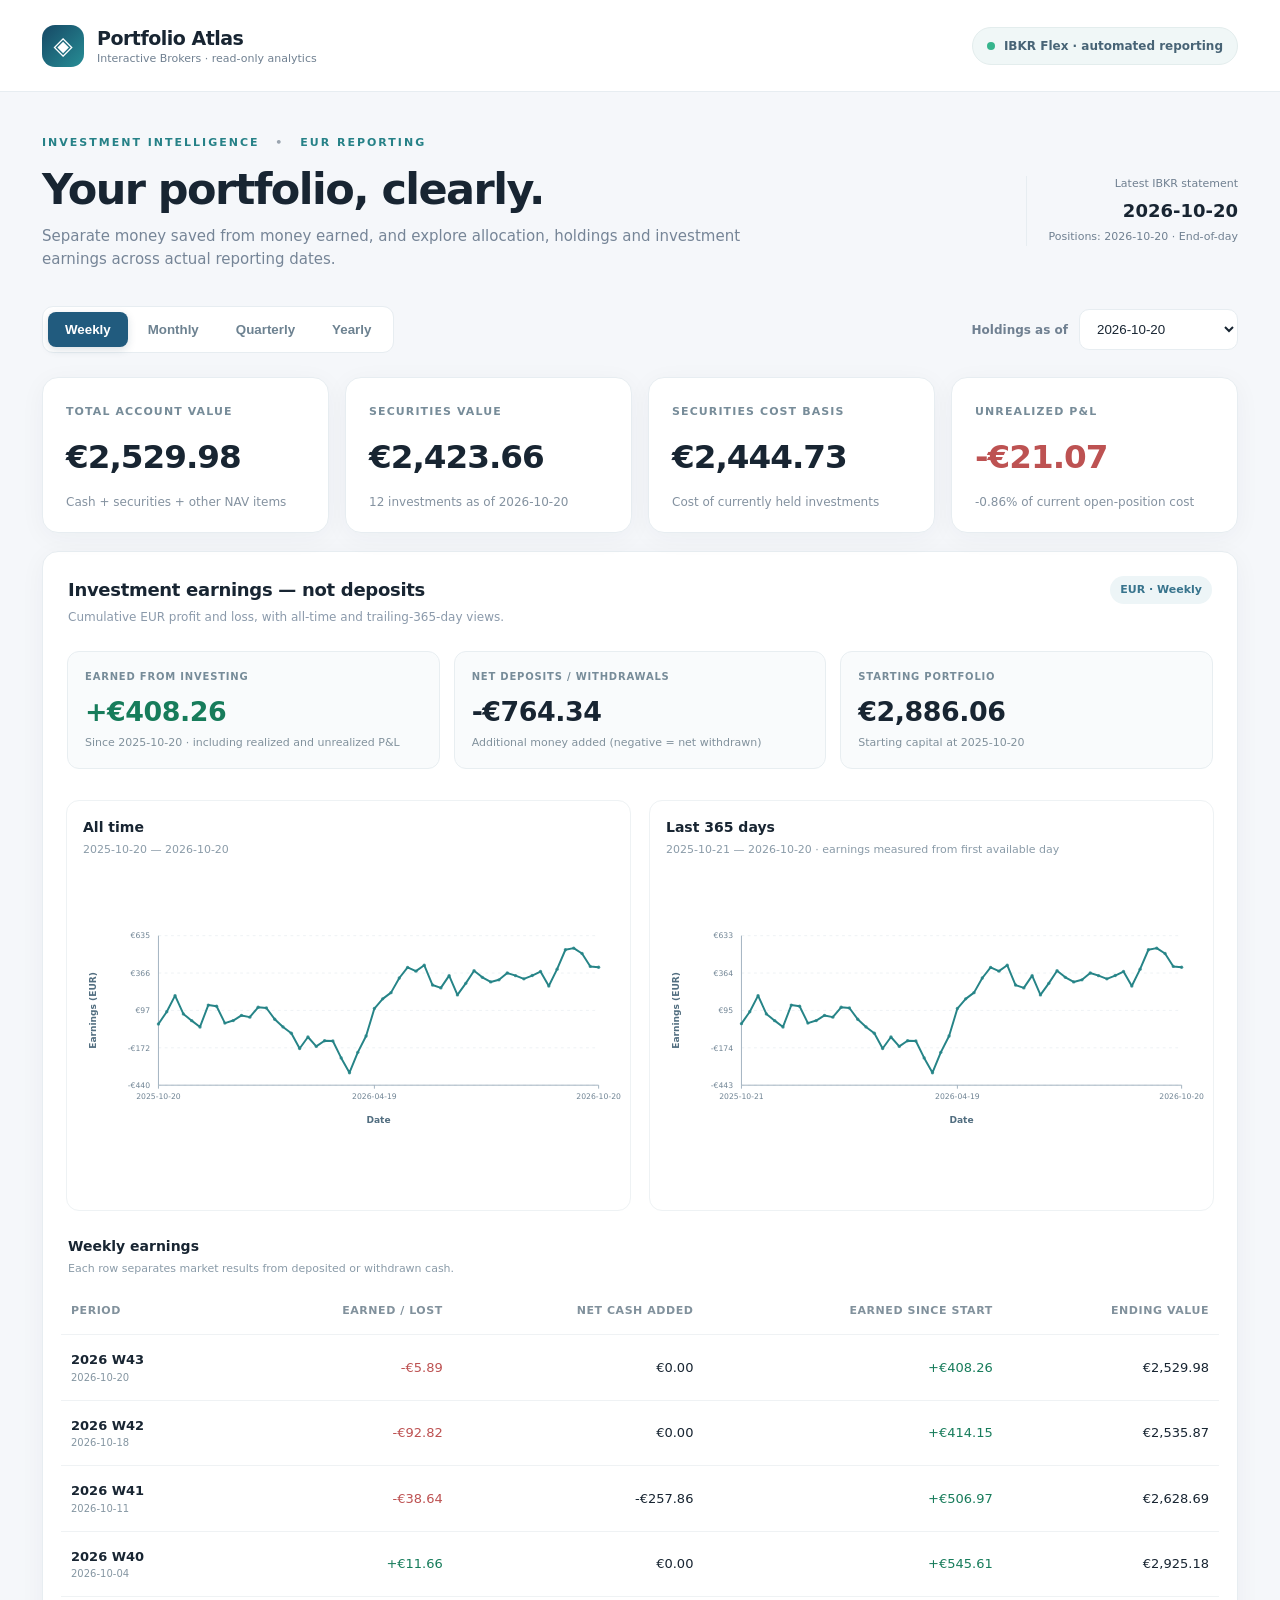
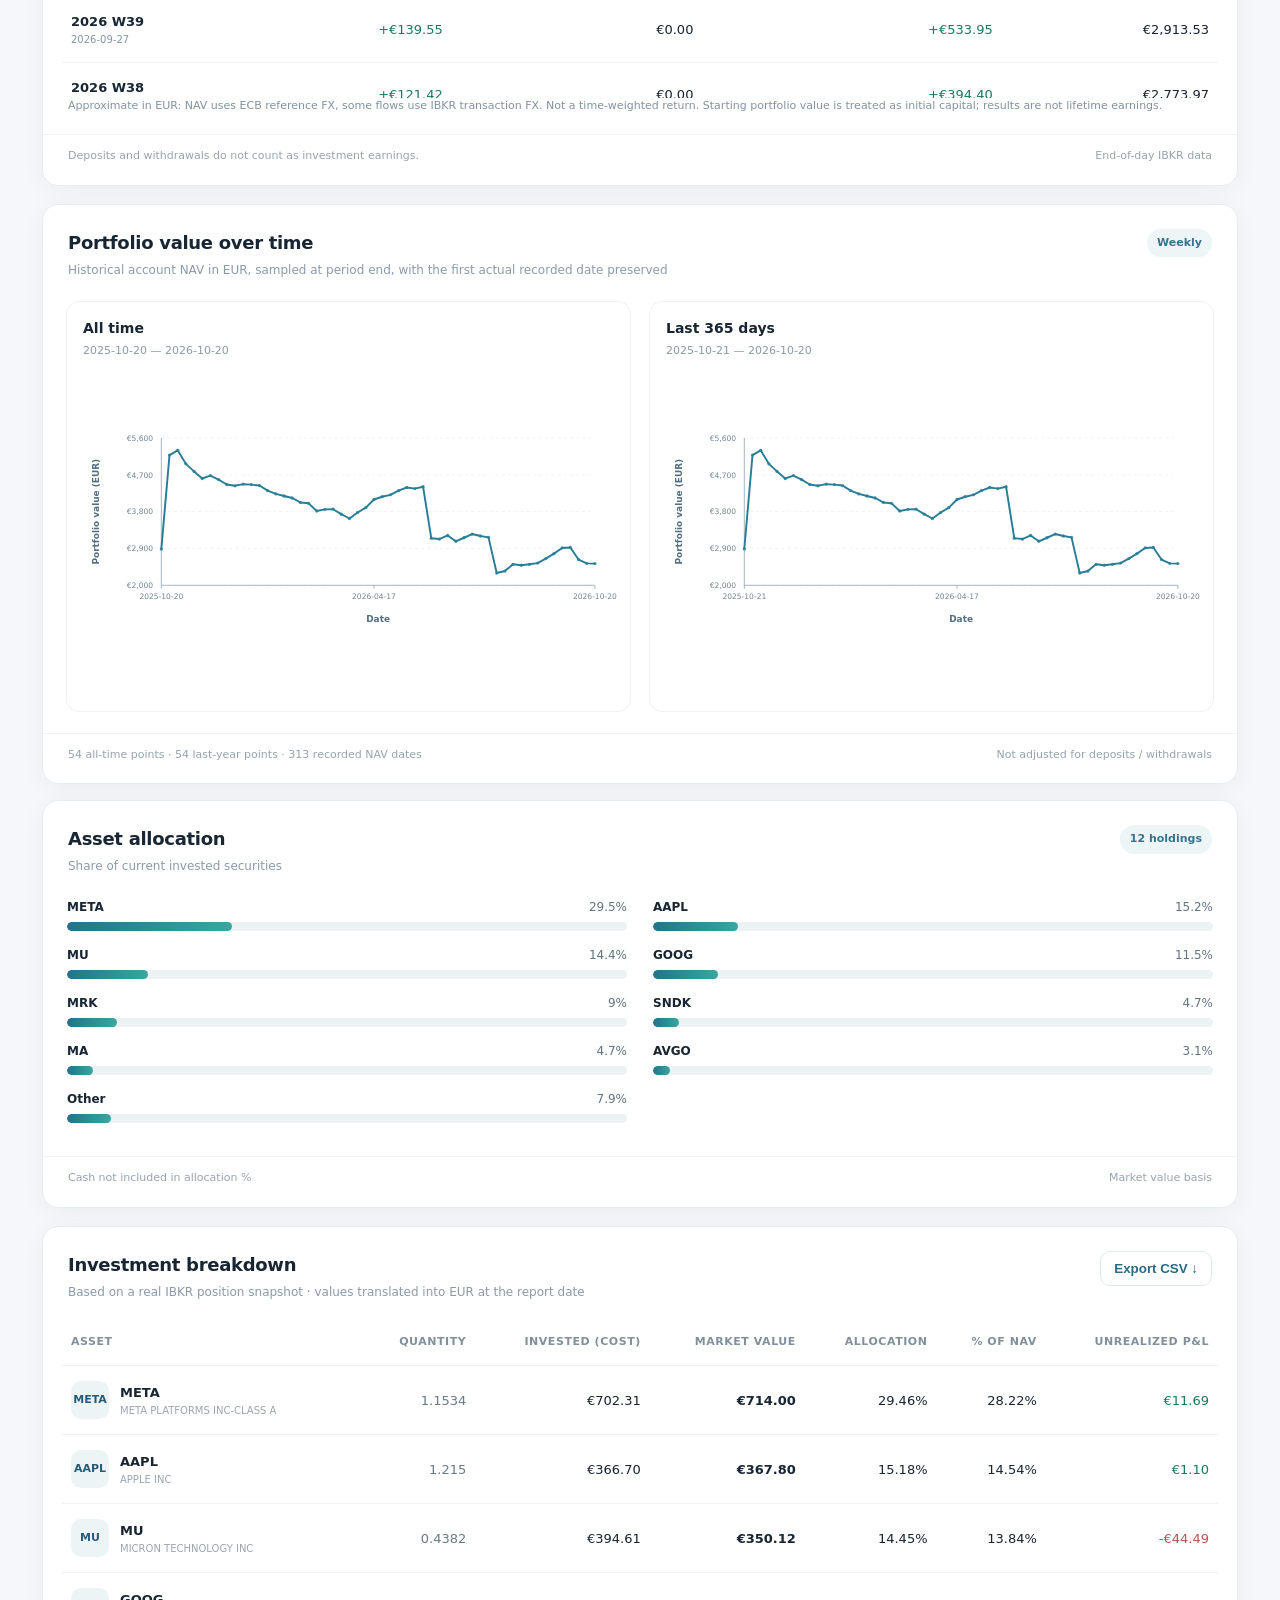
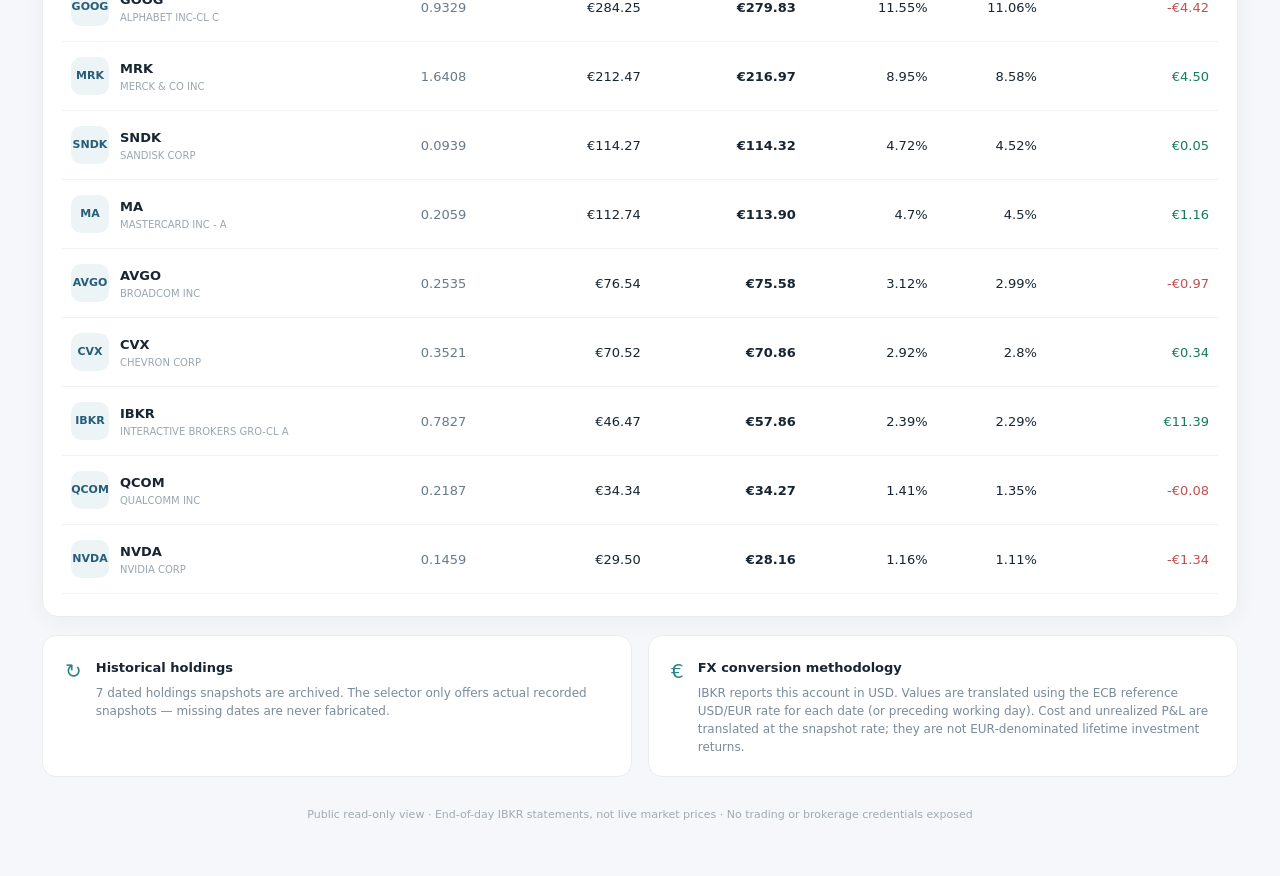
<file: public/index.html>
<!doctype html>
<html lang="en">
<head>
<meta charset="utf-8"><meta name="viewport" content="width=device-width,initial-scale=1">
<meta name="robots" content="noindex,nofollow">
<title>Portfolio Atlas · IBKR Analytics</title>
<link rel="stylesheet" href="style.css">
</head>
<body>
<div class="shell">
  <header class="header"><div class="brand"><div class="brand-icon">◈</div><div><div class="brand-name">Portfolio Atlas</div><div class="brand-subtitle">Interactive Brokers · read-only analytics</div></div></div><div class="status"><span class="green-dot"></span> IBKR Flex · automated reporting</div></header>
  <main>
    <div class="eyebrow">INVESTMENT INTELLIGENCE <span class="dot-sep">•</span> EUR REPORTING</div>
    <div class="head"><div><h1>Your portfolio, clearly.</h1><p class="lead">Separate money saved from money earned, and explore allocation, holdings and investment earnings across actual reporting dates.</p></div><div class="sync-box"><small>Latest IBKR statement</small><strong id="last-date">—</strong><small id="last-sync">Not yet synchronized</small></div></div>
    <div class="notice" id="fx-notice" hidden></div>
    <div class="controls"><div class="segment" role="group" aria-label="Reporting frequency"><button class="active" data-period="Weekly">Weekly</button><button data-period="Monthly">Monthly</button><button data-period="Quarterly">Quarterly</button><button data-period="Yearly">Yearly</button></div><div class="snapshot-pick"><label for="snapshot">Holdings as of</label><select id="snapshot"></select></div></div>
    <section class="metrics" aria-label="Portfolio overview">
      <article class="metric"><small>TOTAL ACCOUNT VALUE</small><div class="metric-value" id="nav-value">—</div><div class="metric-desc">Cash + securities + other NAV items</div></article>
      <article class="metric"><small>SECURITIES VALUE</small><div class="metric-value" id="hold-value">—</div><div class="metric-desc" id="hold-count">Current open holdings</div></article>
      <article class="metric"><small>SECURITIES COST BASIS</small><div class="metric-value" id="cost-value">—</div><div class="metric-desc">Cost of currently held investments</div></article>
      <article class="metric"><small>UNREALIZED P&L</small><div class="metric-value" id="pnl-value">—</div><div class="metric-desc" id="pnl-pct">Profit / loss on open positions</div></article>
    </section>
    <section class="panels">
      <article class="panel history"><div class="panel-header"><div><h2>Portfolio value over time</h2><p>Historical account NAV in EUR, sampled at period end, with the first actual recorded date preserved</p></div><span class="chip" id="nav-period">Weekly</span></div>
      <div class="comparison-charts">
        <div class="comparison-chart"><h3>All time</h3><p id="nav-all-range">—</p><div id="nav-chart" class="chart-box"></div></div>
        <div class="comparison-chart"><h3>Last 365 days</h3><p id="nav-year-range">—</p><div id="nav-chart-year" class="chart-box"></div></div>
      </div><div class="chart-footer"><span id="history-count">—</span><span>Not adjusted for deposits / withdrawals</span></div></article>
      <article class="panel allocation"><div class="panel-header"><div><h2>Asset allocation</h2><p>Share of current invested securities</p></div><span class="chip" id="count-label">—</span></div><div id="allocation" class="allocation-body"></div><div class="chart-footer"><span>Cash not included in allocation %</span><span>Market value basis</span></div></article>
    </section>
    <section class="panel positions"><div class="panel-header"><div><h2>Investment breakdown</h2><p>Based on a real IBKR position snapshot · values translated into EUR at the report date</p></div><button id="csv-export" class="outline">Export CSV ↓</button></div><div class="table-scroller"><table><thead><tr><th>Asset</th><th>Quantity</th><th>Invested (cost)</th><th>Market value</th><th>Allocation</th><th>% of NAV</th><th>Unrealized P&L</th></tr></thead><tbody id="holdings-table"></tbody></table></div></section>
    <div class="info-grid"><div class="info"><span class="info-icon">↻</span><div><strong>Historical holdings</strong><p id="holdings-history-info">Collecting actual position snapshots.</p></div></div><div class="info"><span class="info-icon">€</span><div><strong>FX conversion methodology</strong><p>IBKR reports this account in USD. Values are translated using the ECB reference USD/EUR rate for each date (or preceding working day). Cost and unrealized P&L are translated at the snapshot rate; they are not EUR-denominated lifetime investment returns.</p></div></div></div>
    <footer>Public read-only view · End-of-day IBKR statements, not live market prices · No trading or brokerage credentials exposed</footer>
  </main>
</div>
<script src="data.js"></script><script src="chart.js"></script><script src="app.js"></script><script src="returns.js"></script>
</body></html>
</file>
<file: public/style.css>
:root{--bg:#f5f7fa;--card:#fff;--ink:#182532;--muted:#708091;--line:#e7edf1;--blue:#1f5a82;--teal:#268b91;--green:#177c5b;--red:#bd5252;--shadow:0 5px 26px rgba(22,51,75,.045)}*{box-sizing:border-box}body{margin:0;background:var(--bg);color:var(--ink);font:15px/1.5 system-ui,-apple-system,"Segoe UI",sans-serif}.shell{max-width:1420px;margin:auto;min-height:100vh}.header{height:92px;display:flex;align-items:center;justify-content:space-between;border-bottom:1px solid var(--line);padding:0 42px;background:#fff}.brand{display:flex;align-items:center;gap:13px}.brand-icon{height:42px;width:42px;border-radius:13px;background:linear-gradient(135deg,#164865,#278e96);display:grid;place-items:center;color:#fff;font-size:25px}.brand-name{font-weight:750;letter-spacing:-.5px;font-size:19px}.brand-subtitle{font-size:11px;color:var(--muted);margin-top:-2px}.status{display:flex;align-items:center;gap:9px;color:#486476;background:#f0f7f7;border:1px solid #e3eded;border-radius:99px;padding:9px 14px;font-size:12px;font-weight:650}.green-dot{width:8px;height:8px;background:#36b58d;border-radius:50%}main{padding:43px 42px}.eyebrow{color:#268187;font-size:11px;font-weight:800;letter-spacing:2px}.dot-sep{padding:0 10px;color:#9aa4af}.head{display:flex;justify-content:space-between;align-items:center;gap:20px}h1{font-size:clamp(29px,4vw,43px);letter-spacing:-1.55px;line-height:1.2;margin:12px 0 10px}.lead{margin:0;color:#768597;font-size:15px;max-width:730px}.sync-box{text-align:right;border-left:1px solid var(--line);padding-left:22px;white-space:nowrap}.sync-box small{display:block;color:var(--muted);font-size:11px}.sync-box strong{display:block;font-size:18px;margin:5px 0}.controls{display:flex;justify-content:space-between;align-items:center;gap:14px;margin:36px 0 24px}.segment{display:flex;padding:5px;border:1px solid var(--line);background:white;border-radius:11px;gap:3px}.segment button{appearance:none;border:0;background:transparent;border-radius:8px;color:#6d8291;padding:10px 17px;cursor:pointer;font-weight:600}.segment button.active{background:#215b7e;color:white;box-shadow:0 3px 8px #17395326}.snapshot-pick{display:flex;align-items:center;gap:11px}.snapshot-pick label{font-size:12px;color:var(--muted);font-weight:700}.snapshot-pick select{border:1px solid var(--line);background:#fff;border-radius:10px;padding:11px 13px;min-width:159px;color:var(--ink)}.metrics{display:grid;grid-template-columns:repeat(4,minmax(0,1fr));gap:16px}.metric{background:#fff;border:1px solid var(--line);border-radius:16px;padding:21px 23px;box-shadow:var(--shadow)}.metric small{font-size:11px;font-weight:750;letter-spacing:1.1px;color:#778c99}.metric-value{font-size:clamp(23px,2.55vw,33px);font-weight:760;letter-spacing:-1px;margin:11px 0}.metric-desc{font-size:12px;color:#8492a0}.positive{color:var(--green)}.negative{color:var(--red)}.panels{display:grid;grid-template-columns:1.5fr 1fr;gap:16px;margin-top:18px}.panel{background:#fff;border:1px solid var(--line);border-radius:16px;box-shadow:var(--shadow);overflow:hidden}.panel-header{display:flex;align-items:flex-start;justify-content:space-between;gap:12px;padding:24px 25px 8px}h2{font-size:18px;letter-spacing:-.3px;margin:0 0 5px}.panel-header p{font-size:12px;color:#8b9aab;margin:0}.chip{border-radius:99px;padding:6px 10px;background:#edf5f7;font-size:11px;color:#38748d;font-weight:700}.chart-box{height:350px;padding:10px 12px 8px}.chart-box svg{width:100%;height:100%;overflow:visible}.chart-footer{display:flex;justify-content:space-between;padding:13px 25px 20px;border-top:1px solid #f0f2f4;gap:10px;font-size:11px;color:#97a4af}.allocation-body{padding:15px 24px 18px;min-height:280px}.bar-row{margin:0 0 15px}.bar-line{display:flex;justify-content:space-between;margin-bottom:6px;font-size:12px}.bar-line strong{font-weight:750}.bar-line span{color:#607482}.bar-bg{width:100%;height:9px;background:#edf2f4;border-radius:12px;overflow:hidden}.bar-fill{height:100%;border-radius:12px;background:linear-gradient(90deg,#24718e,#38a7a0)}.positions{margin-top:18px}.outline{border:1px solid #dfe9ee;background:white;border-radius:10px;color:#296b86;font-weight:700;padding:9px 13px;cursor:pointer}.table-scroller{overflow:auto;padding:10px 18px 22px}table{border-collapse:collapse;width:100%;white-space:nowrap;text-align:right;font-size:13px}td,th{padding:15px 10px;border-bottom:1px solid #eff2f4}th{font-weight:750;color:#81919c;font-size:11px;text-transform:uppercase;letter-spacing:.55px}td{font-variant-numeric:tabular-nums}td:first-child,th:first-child{text-align:left}.ticker{display:flex;align-items:center;gap:11px}.ticker-icon{flex-shrink:0;border-radius:10px;width:38px;height:38px;display:grid;place-items:center;background:#edf4f6;color:#255d7a;font-size:11px;font-weight:850}.ticker strong{display:block;font-weight:750}.ticker small{display:block;color:#9ba6b1;font-size:10px;max-width:250px;overflow:hidden;text-overflow:ellipsis}.cell-muted{color:#687b88}.empty{color:#8091a0;text-align:center;padding:60px 12px}.notice{margin-top:24px;border-radius:12px;background:#fff8e8;color:#785e2c;padding:13px 16px;border:1px solid #f0e5c9;font-size:13px}.info-grid{display:grid;grid-template-columns:1fr 1fr;gap:16px;margin-top:18px}.info{display:flex;gap:14px;padding:20px 22px;border:1px solid var(--line);border-radius:14px;background:#fff}.info-icon{font-size:20px;color:#28858c}.info strong{font-size:13px}.info p{margin:5px 0 0;color:#7a8b98;font-size:12px}footer{padding:30px 0 10px;text-align:center;color:#a0abb3;font-size:11px}@media(max-width:980px){.metrics{grid-template-columns:repeat(2,1fr)}.panels,.info-grid{grid-template-columns:1fr}.chart-box{height:260px}}@media(max-width:650px){.header{height:80px;padding:0 20px}.header .status{display:none}main{padding:26px 16px}.head{display:block}.sync-box{text-align:left;border:0;padding:14px 0 0}.controls{flex-direction:column;align-items:stretch;margin:24px 0 18px}.segment{display:grid;grid-template-columns:repeat(4,1fr)}.segment button{padding:8px 3px;font-size:12px}.snapshot-pick{justify-content:space-between}.metrics{gap:10px}.metric{padding:15px}.metric-value{font-size:22px}.metric small{font-size:9px}.metric-desc{font-size:10px}.panel-header{padding:20px 17px 6px}.chart-footer{padding:12px 16px 16px}.ticker small{max-width:110px}}


/* Returns versus deposited capital */
.performance-section{margin-top:18px}.performance-stats{display:grid;grid-template-columns:repeat(3,minmax(0,1fr));gap:14px;padding:17px 24px}
.performance-stat{padding:17px;border:1px solid #e8eef1;background:#f9fbfc;border-radius:12px}
.performance-stat small{display:block;font-size:10px;font-weight:800;letter-spacing:.8px;color:#778c99}
.performance-stat strong{display:block;font-size:clamp(19px,2.1vw,28px);font-weight:750;font-variant-numeric:tabular-nums;letter-spacing:-.45px;line-height:1.5;margin:8px 0 3px}
.performance-stat > span{display:block;font-size:11px;color:#81919c}
.performance-charts{display:grid;grid-template-columns:1fr;gap:18px;padding:14px 23px 21px}
.performance-charts>div{border:1px solid #eef2f4;border-radius:13px;padding:16px;min-width:0}
.performance-charts h3,.performance-table-title h3{font-size:14px;margin:0 0 4px}
.performance-charts p,.performance-table-title p{font-size:11px;color:#8a9ba8;margin:0}
.performance-chart{height:345px}.performance-chart svg{display:block;width:100%;height:100%;overflow:visible}
.performance-table-title{padding:4px 25px 0}.performance-date{display:block;font-size:10px;font-weight:400;color:#8596a2}
.performance-note{color:#8293a0;font-size:11px;margin:0;padding:0 25px 20px}
.performance-warning{margin:18px 24px}.performance-section .table-scroller{max-height:420px;overflow:auto}
.performance-section th{position:sticky;top:0;background:#fff;z-index:1}
@media(max-width:650px){.performance-stats{grid-template-columns:1fr;padding:12px 16px}.performance-charts{padding:10px 13px}.performance-table-title,.performance-note{padding-left:17px;padding-right:17px}}


/* Shared, fully labeled and hoverable historical charts. */
.chart-box,.performance-chart{position:relative}
.interactive-line-chart{display:block;width:100%;height:100%;overflow:visible}
.chart-grid-line{stroke:#e7edf1;stroke-width:1;stroke-dasharray:4 5}
.chart-axis-line{stroke:#9fb0be;stroke-width:1.35}
.chart-tick{font-size:11px;fill:#708494;font-variant-numeric:tabular-nums}
.chart-axis-title{font-size:13px;fill:#526e80;font-weight:700}
.chart-data-point{opacity:.8}
.chart-focus-guide{stroke:#82a4b6;stroke-dasharray:4 4;stroke-width:1.6;pointer-events:none}
.chart-focus-dot{stroke:white;stroke-width:2.2;pointer-events:none}
.chart-point-hit{cursor:crosshair}
.chart-point-hit:focus-visible{stroke:#4b91a7;stroke-width:2;stroke-dasharray:4 5;outline:none}
.chart-tooltip{position:absolute;z-index:5;pointer-events:none;transform:translate(-50%,-100%);padding:8px 12px;border-radius:9px;background:#173d52;color:white;font-size:12px;font-weight:750;font-variant-numeric:tabular-nums;white-space:nowrap;box-shadow:0 8px 22px rgba(20,53,71,.24)}
.chart-tooltip.below-point{transform:translate(-50%,0)}
.chart-tooltip[hidden]{display:none}
@media(max-width:650px){.chart-box{height:285px;padding:8px 0 6px}.performance-chart{height:285px}}


/* Paired historical comparisons: entire archive and trailing 365 calendar days. */
.panels{grid-template-columns:minmax(0,1fr)}
.performance-charts{grid-template-columns:repeat(2,minmax(0,1fr))}
.comparison-charts{display:grid;grid-template-columns:repeat(2,minmax(0,1fr));gap:18px;padding:14px 23px 21px}
.comparison-chart,.performance-charts>div{border:1px solid #eef2f4;border-radius:13px;padding:16px;min-width:0}
.comparison-chart h3{font-size:14px;margin:0 0 4px}
.comparison-chart p{font-size:11px;color:#8a9ba8;margin:0;min-height:17px}
.comparison-chart .chart-box{height:335px;padding:8px 4px}
.performance-charts .performance-chart{height:335px}
.allocation-body{display:grid;grid-template-columns:repeat(2,minmax(0,1fr));gap:0 26px;min-height:0}
@media(max-width:1080px){
 .comparison-charts,.performance-charts{grid-template-columns:1fr}
 .comparison-chart .chart-box,.performance-charts .performance-chart{height:330px}
}
@media(max-width:650px){
 .comparison-charts,.performance-charts{padding:10px 12px;gap:12px}
 .comparison-chart,.performance-charts>div{padding:12px}
 .comparison-chart .chart-box,.performance-charts .performance-chart{height:282px}
 .allocation-body{grid-template-columns:1fr}
}
</file>
